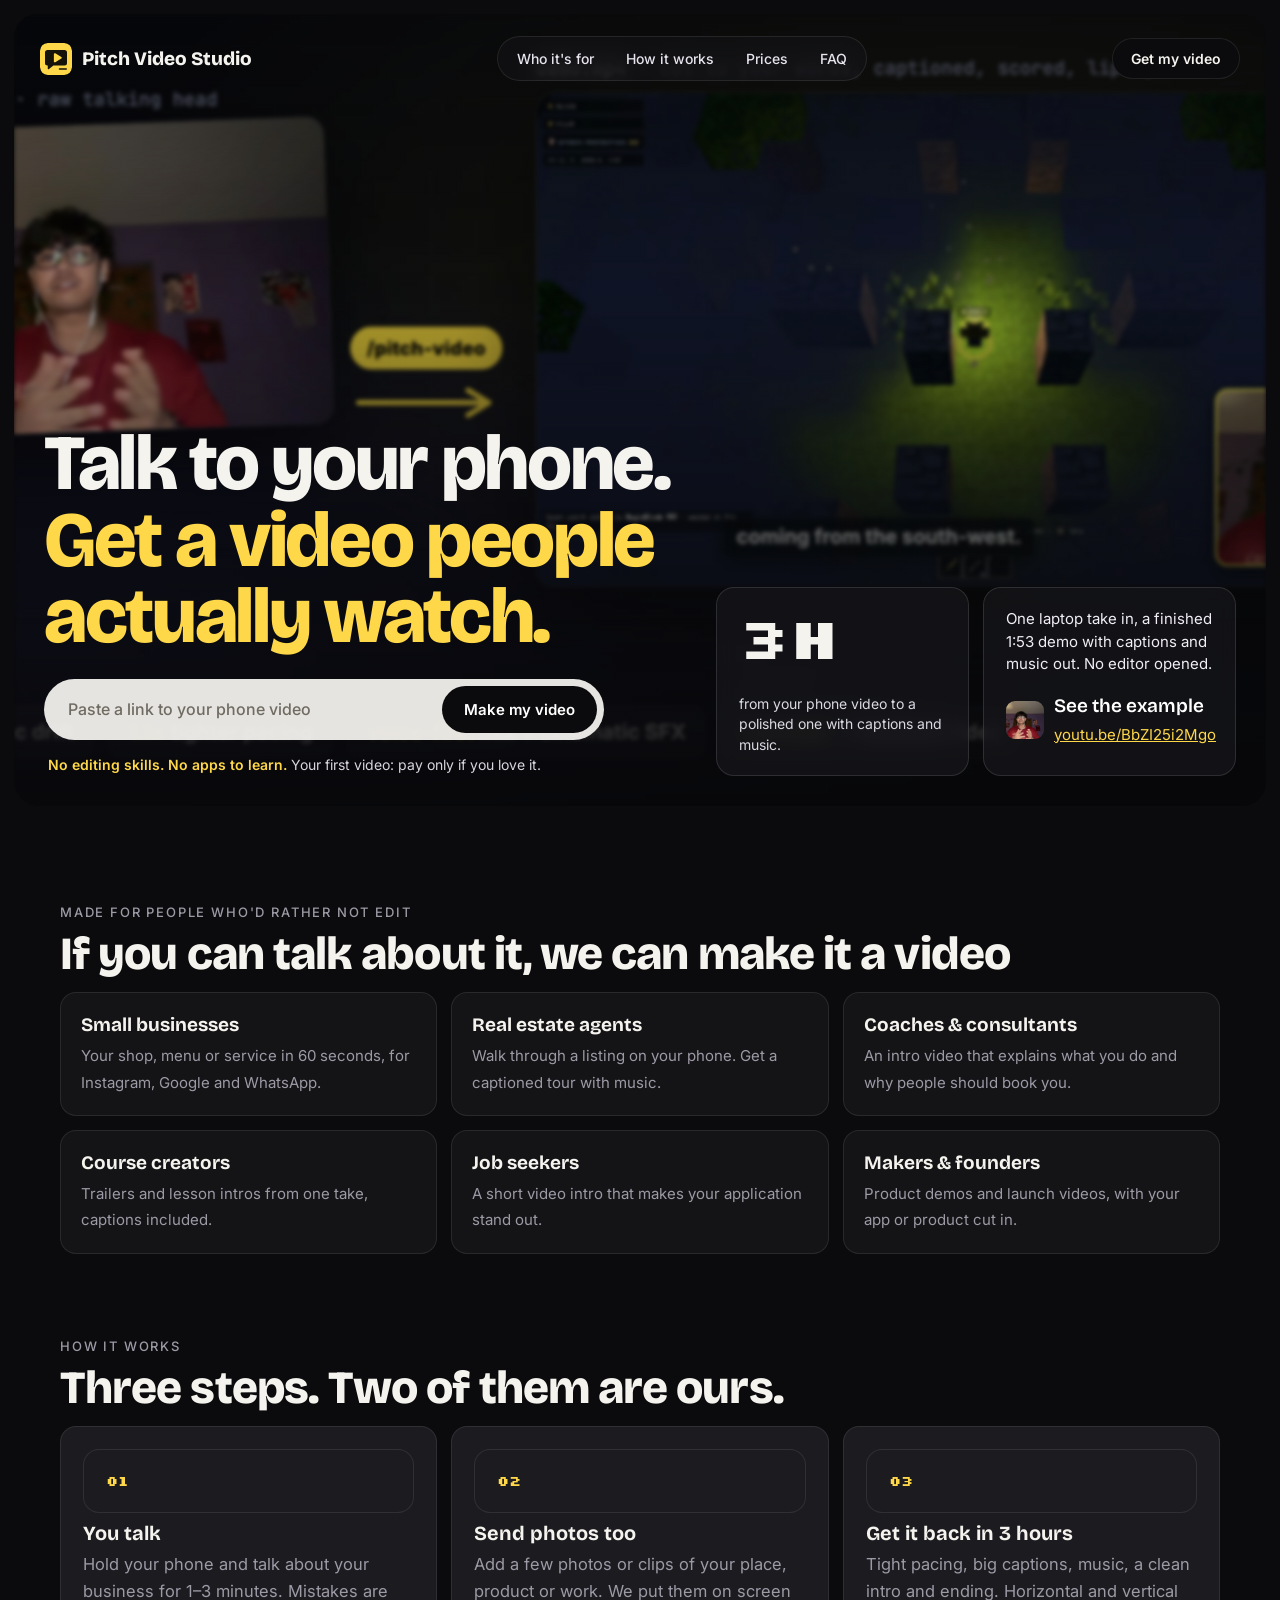
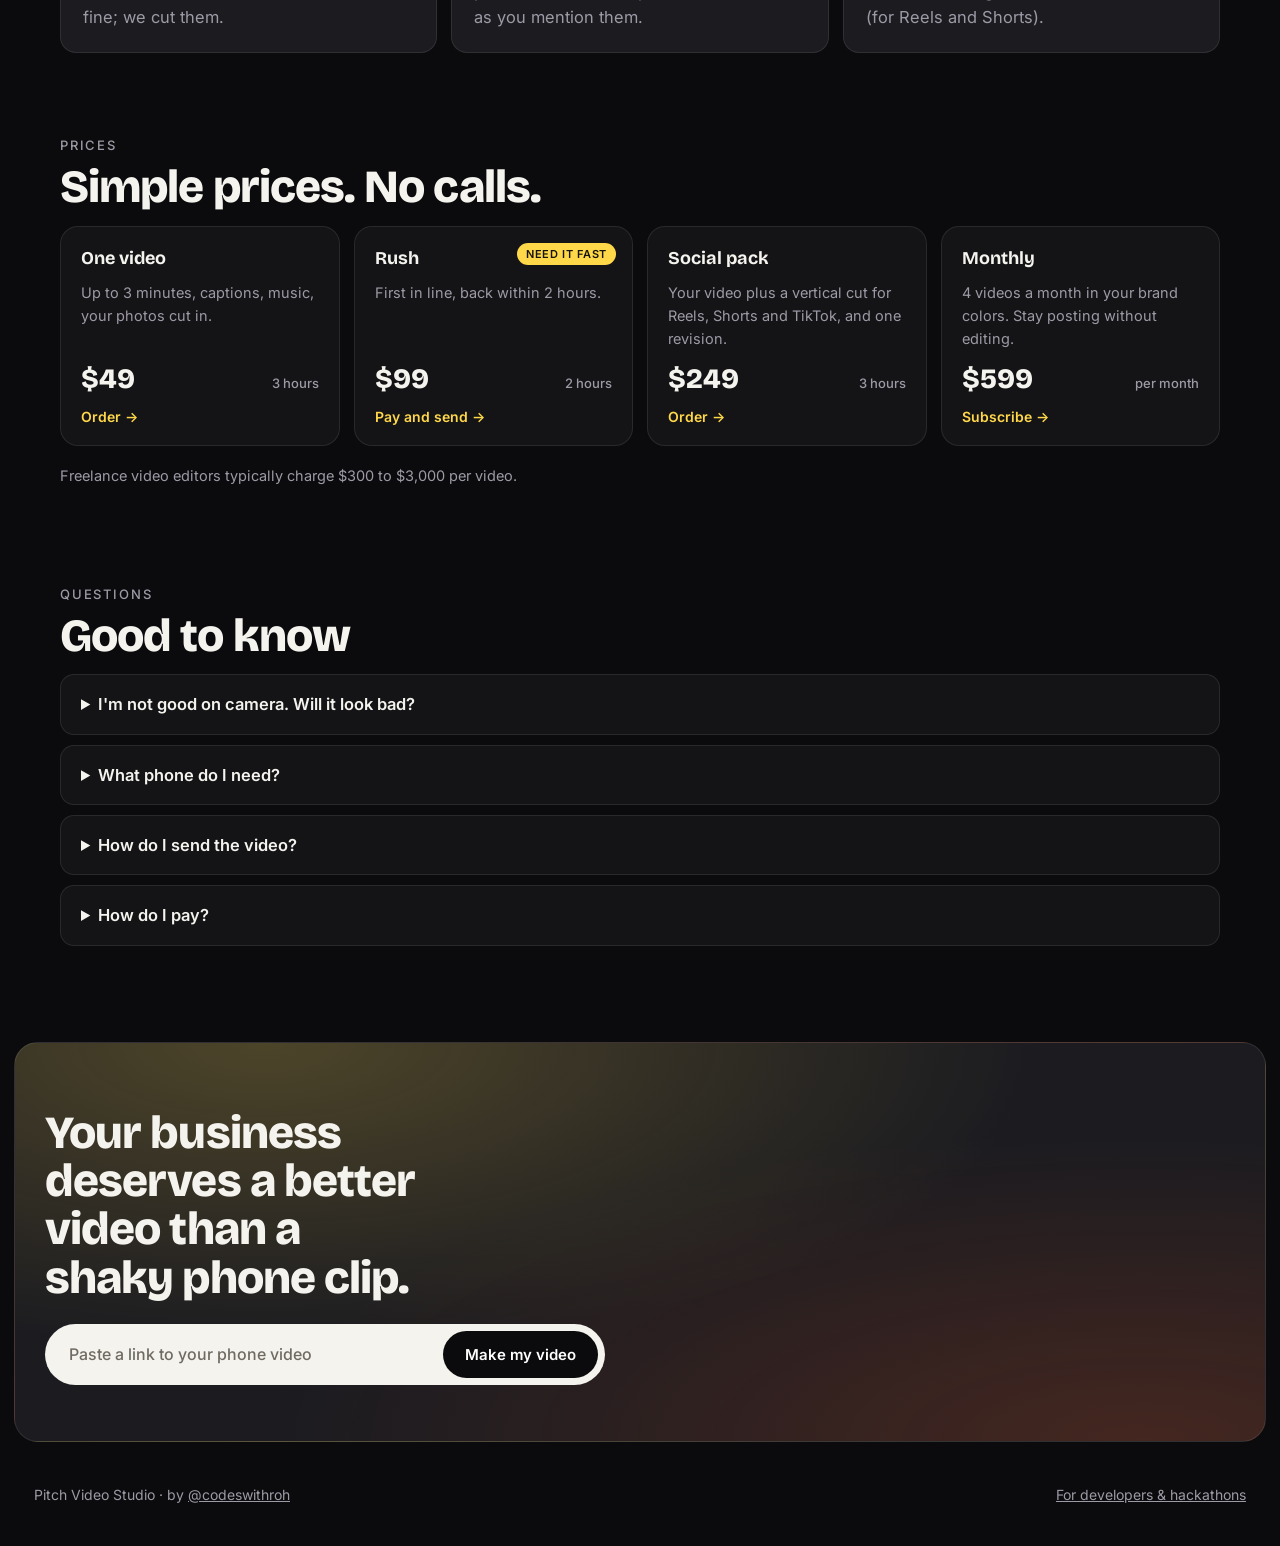
<file: docs/business.html>
<!doctype html><html lang="en"><head><meta charset="utf-8"><meta name="viewport" content="width=device-width, initial-scale=1">
<title>Talk to your phone. Get a video people watch. | Pitch Video Studio</title>
<meta name="description" content="Record yourself on your phone talking about your business. Get back a polished video with captions, music and your photos cut in, in 3 hours. From $49.">
<meta property="og:title" content="Talk to your phone. Get a video people actually watch.">
<meta property="og:description" content="For small businesses, coaches, agents and creators. Send a phone video, get a polished one back in 3 hours. From $49.">
<meta property="og:image" content="https://pitch-video-studio.vercel.app/assets/hero.jpg"><meta name="twitter:card" content="summary_large_image">
<link rel="icon" href="assets/logo.svg">
<link href="https://fonts.googleapis.com/css2?family=Bricolage+Grotesque:opsz,wght@12..96,500;12..96,700;12..96,800&family=Inter:wght@400;500;600&family=Silkscreen:wght@400;700&display=swap" rel="stylesheet">
<style>
  :root {
    --bg:#0b0b0d; --panel:#141417; --panel2:#1b1b20; --line:rgba(255,255,255,.09); --ink:#f5f3ee; --muted:#9d9aa6;
    --y:#ffd84a; --o:#ff5b1f; --pink:#ff7ac6; --teal:#2fd4c2; --yk:#16130a;
    --head:"Bricolage Grotesque", ui-sans-serif, system-ui, sans-serif; --body:"Inter", ui-sans-serif, system-ui, sans-serif; --pixel:"Silkscreen", ui-monospace, monospace;
  }
  * { box-sizing:border-box; }
  html { scroll-behavior:smooth; }
  body { margin:0; background:var(--bg); color:var(--ink); font:400 16.5px/1.6 var(--body); }
  a { color:inherit; }
  img, video { max-width:100%; display:block; }
  .wrap { max-width:1200px; margin:0 auto; padding-inline:20px; }

  /* ── Hero: full-bleed looping demo, Farce-style glass cards ── */
  .hero { position:relative; margin:14px; border-radius:24px; overflow:hidden; min-height:min(88vh, 860px); display:flex; flex-direction:column; isolation:isolate; }
  .hero video, .hero .poster { position:absolute; inset:0; width:100%; height:100%; object-fit:cover; z-index:-2; transform:translateZ(0); will-change:transform; }
  .hero::after { content:""; position:absolute; inset:0; z-index:-1;
    background: linear-gradient(180deg, rgba(8,8,10,.55) 0%, rgba(8,8,10,.15) 35%, rgba(8,8,10,.55) 65%, rgba(8,8,10,.92) 100%); }
  nav { display:flex; align-items:center; justify-content:space-between; gap:16px; padding:22px 26px; }
  .brand { display:flex; align-items:center; gap:10px; font:800 19px var(--head); text-decoration:none; }
  .brand img { width:32px; height:32px; border-radius:8px; }
  .navpill { display:flex; gap:4px; padding:5px; border-radius:999px; background:rgba(20,20,24,.55); backdrop-filter:blur(14px); border:1px solid var(--line); }
  .navpill a { padding:8px 14px; border-radius:999px; text-decoration:none; font:500 14px var(--body); color:#e7e4ee; }
  .navpill a:hover { background:rgba(255,255,255,.08); }
  .navcta { padding:11px 18px; border-radius:999px; background:#0b0b0d; color:var(--ink); text-decoration:none; font:600 14px var(--body); border:1px solid var(--line); }
  @media (max-width:820px){ .navpill { display:none; } }
  .herobody { margin-top:auto; display:grid; grid-template-columns:minmax(0,1.25fr) minmax(0,1fr); gap:22px; align-items:end; padding:0 30px 30px; }
  @media (max-width:980px){ .herobody { grid-template-columns:1fr; } }
  h1 { font:800 clamp(40px,6.4vw,78px)/.98 var(--head); letter-spacing:-.03em; margin:0 0 24px; text-wrap:balance; }
  h1 .y { color:var(--y); }
  .pill { display:flex; align-items:center; gap:8px; max-width:560px; padding:7px 7px 7px 22px; border-radius:999px; background:rgba(245,243,238,.94); }
  .pill input { flex:1; min-width:0; border:0; outline:0; background:transparent; font:500 16px var(--body); color:#16130a; }
  .pill input::placeholder { color:#6f6b62; }
  .pill button { border:0; cursor:pointer; padding:14px 22px; border-radius:999px; background:#0b0b0d; color:#fff; font:600 15px var(--body); white-space:nowrap; }
  .pill button:focus-visible, .pill input:focus-visible { outline:3px solid var(--y); outline-offset:3px; }
  .sub { margin:14px 4px 0; font-size:14px; color:#d8d5df; }
  .sub b { color:var(--y); font-weight:600; }
  .glass { display:grid; grid-template-columns:1fr 1fr; gap:14px; }
  @media (max-width:560px){ .glass { grid-template-columns:1fr; } }
  .gcard { padding:20px 22px; border-radius:18px; background:rgba(28,28,34,.55); backdrop-filter:blur(10px); border:1px solid rgba(255,255,255,.12); min-width:0; }
  .gcard .big { font:700 clamp(42px,5vw,58px)/1 var(--pixel); letter-spacing:-1px; }
  .gcard .lbl { margin-top:28px; font-size:14px; color:#dcd9e3; line-height:1.45; }
  .gcard .q { font-size:15px; line-height:1.5; color:#f1eef6; }
  .gcard .who { display:flex; align-items:center; gap:10px; margin-top:18px; font-size:13.5px; color:#cfcbd8; }
  .gcard .who img { width:38px; height:38px; border-radius:9px; object-fit:cover; }
  .gcard .who b { display:block; color:#fff; font-weight:600; }

  /* ── Quick actions (app-style tiles) ── */
  section { padding-block:84px 0; }
  .eyebrow { font:500 13px var(--body); letter-spacing:.14em; text-transform:uppercase; color:var(--muted); }
  h2 { font:800 clamp(30px,4vw,46px)/1.05 var(--head); letter-spacing:-.02em; margin:10px 0 14px; text-wrap:balance; }
  .lead { color:var(--muted); max-width:58ch; margin:0 0 30px; }
  .tiles { display:grid; grid-template-columns:repeat(4,minmax(0,1fr)); gap:14px; }
  @media (max-width:1000px){ .tiles { grid-template-columns:repeat(2,minmax(0,1fr)); } }
  @media (max-width:560px){ .tiles { grid-template-columns:1fr; } }
  .tile { position:relative; display:flex; flex-direction:column; gap:12px; padding:20px; border-radius:18px; background:var(--panel); border:1px solid var(--line); text-decoration:none; transition:border-color .2s, transform .2s; min-width:0; }
  .tile:hover { border-color:rgba(255,216,74,.45); transform:translateY(-2px); }
  .tile .ic { width:44px; height:44px; border-radius:12px; display:grid; place-items:center; background:rgba(255,91,31,.14); color:var(--o); }
  .tile.hot .ic { background:rgba(255,216,74,.14); color:var(--y); }
  .tile h3 { margin:0; font:700 18px var(--head); }
  .tile p { margin:0; color:var(--muted); font-size:14.5px; flex:1; }
  .tile .price { display:flex; align-items:baseline; justify-content:space-between; gap:8px; font:800 28px var(--head); }
  .tile .price small { font:500 13px var(--body); color:var(--muted); }
  .tile .go { font:600 14px var(--body); color:var(--y); }
  .tag { position:absolute; top:16px; right:16px; font:600 11px var(--body); letter-spacing:.06em; text-transform:uppercase; color:var(--yk); background:var(--y); padding:4px 9px; border-radius:999px; }

  /* ── Use cases (Voxie-style colorful cards) ── */
  .cases { display:grid; grid-template-columns:repeat(4,minmax(0,1fr)); gap:14px; }
  @media (max-width:1000px){ .cases { grid-template-columns:repeat(2,minmax(0,1fr)); } }
  @media (max-width:560px){ .cases { grid-template-columns:1fr; } }
  .case { position:relative; border-radius:20px; padding:20px; min-height:290px; color:#111; overflow:hidden; display:flex; flex-direction:column; justify-content:space-between; }
  .case h3 { margin:0; font:800 24px/1.05 var(--head); letter-spacing:-.01em; position:relative; z-index:1; }
  .case .meta { font:600 12.5px var(--body); background:rgba(0,0,0,.85); color:#fff; padding:6px 11px; border-radius:999px; align-self:flex-start; position:relative; z-index:1; }
  .case svg { position:absolute; right:14px; top:58px; width:48%; height:auto; }
  .c1 { background:var(--y); } .c2 { background:var(--o); } .c3 { background:var(--pink); } .c4 { background:var(--teal); }

  /* ── Before / after ── */
  .ba { display:grid; grid-template-columns:minmax(0,.8fr) auto minmax(0,1.2fr); gap:18px; align-items:center; }
  @media (max-width:860px){ .ba { grid-template-columns:1fr; } .ba .arrow { transform:rotate(90deg); justify-self:center; } }
  .shot { border-radius:16px; overflow:hidden; border:1px solid var(--line); background:var(--panel); }
  .shot figcaption { padding:10px 14px; font:500 13px var(--body); color:var(--muted); border-top:1px solid var(--line); }
  .arrow { width:46px; height:46px; border-radius:50%; display:grid; place-items:center; background:var(--y); color:var(--yk); font:800 20px var(--head); }
  .video { position:relative; aspect-ratio:16/9; border-radius:18px; overflow:hidden; border:1px solid var(--line); margin-top:22px; }
  .video iframe { position:absolute; inset:0; width:100%; height:100%; border:0; }

  /* ── Steps ── */
  .steps { display:grid; grid-template-columns:repeat(3,minmax(0,1fr)); gap:14px; }
  @media (max-width:860px){ .steps { grid-template-columns:1fr; } }
  .step { padding:22px; border-radius:18px; background:var(--panel); border:1px solid var(--line); }
  .step .n { font:700 14px var(--pixel); color:var(--y); }
  .step h3 { margin:8px 0 6px; font:700 20px var(--head); }
  .step p { margin:0; color:var(--muted); font-size:15px; }
  .compare { margin-top:18px; color:var(--muted); font-size:14.5px; }

  /* ── FAQ & footer ── */
  details { background:var(--panel); border:1px solid var(--line); border-radius:14px; padding:16px 20px; margin:10px 0; }
  summary { cursor:pointer; font-weight:600; }
  details p { margin:10px 0 0; color:#d2cfda; }
  .final { margin:96px 14px 14px; border-radius:24px; padding:56px 30px; background:radial-gradient(ellipse at 20% 0%, rgba(255,216,74,.22), transparent 55%), radial-gradient(ellipse at 90% 100%, rgba(255,91,31,.18), transparent 55%), var(--panel2); border:1px solid var(--line); }
  .final h2 { max-width:16ch; }
  footer { display:flex; flex-wrap:wrap; gap:14px; justify-content:space-between; padding:28px 34px 40px; color:var(--muted); font-size:14px; }
  @media (max-width:640px){
    .hero { margin:8px; border-radius:18px; min-height:auto; }
    nav { padding:16px; }
    .navcta { padding:9px 13px; font-size:13px; white-space:nowrap; }
    .brand { font-size:16px; }
    .herobody { padding:24px 16px 16px; gap:14px; min-width:0; }
    .herobody > * { min-width:0; }
    h1 { font-size:38px; }
    .pill { padding:5px 5px 5px 16px; }
    .pill input { font-size:15px; }
    .pill button { padding:12px 14px; font-size:14px; }
    .final { margin-inline:8px; padding:36px 18px; }
  }
  @media (prefers-reduced-motion: reduce) { .hero video { display:none; } .tile { transition:none; } }

.who{display:grid;grid-template-columns:repeat(3,minmax(0,1fr));gap:14px} @media(max-width:860px){.who{grid-template-columns:1fr}}
.who div{background:var(--panel);border:1px solid var(--line);border-radius:16px;padding:20px} .who b{display:block;font:700 19px var(--head);margin-bottom:6px} .who span{color:var(--muted);font-size:15px}
.send{display:grid;grid-template-columns:repeat(3,minmax(0,1fr));gap:14px} @media(max-width:860px){.send{grid-template-columns:1fr}}
.send div{padding:22px;border-radius:16px;background:var(--panel2);border:1px solid var(--line)} .send .n{font:700 14px var(--pixel);color:var(--y)} .send h3{margin:8px 0 6px;font:700 20px var(--head)} .send p{margin:0;color:var(--muted)}
</style></head><body>
<header class="hero">
<img class="poster" src="assets/hero.jpg" alt="" style="filter:blur(2px) brightness(.8)">
<nav><a class="brand" href="./business.html"><img src="assets/logo.svg" alt="">Pitch Video Studio</a><div class="navpill"><a href="#who">Who it's for</a><a href="#how">How it works</a><a href="#packages">Prices</a><a href="#faq">FAQ</a></div><a class="navcta" href="#packages">Get my video</a></nav>
<div class="herobody"><div>
<h1>Talk to your phone. <span class="y">Get a video people actually watch.</span></h1>
<form class="pill" onsubmit="return orderWith(this.take.value)"><label for="take" style="position:absolute;left:-9999px">Link to your video</label><input id="take" name="take" type="url" placeholder="Paste a link to your phone video" required><button type="submit">Make my video</button></form>
<p class="sub"><b>No editing skills. No apps to learn.</b> Your first video: pay only if you love it.</p>
</div>
<div class="glass"><div class="gcard"><div class="big">3h</div><div class="lbl">from your phone video to a polished one with captions and music.</div></div>
<div class="gcard"><div class="q">One laptop take in, a finished 1:53 demo with captions and music out. No editor opened.</div><div class="who" style="display:flex;align-items:center;gap:10px;margin-top:18px;font-size:13.5px;color:#cfcbd8"><img src="assets/before.jpg" alt="" style="width:38px;height:38px;border-radius:9px;object-fit:cover"><span><b style="display:block;color:#fff">See the example</b><a href="https://youtu.be/BbZI25i2Mgo" style="color:#ffd84a">youtu.be/BbZI25i2Mgo</a></span></div></div></div>
</div></header>
<main class="wrap">
<section id="who"><div class="eyebrow">Made for people who'd rather not edit</div><h2>If you can talk about it, we can make it a video</h2>
<div class="who">
<div><b>Small businesses</b><span>Your shop, menu or service in 60 seconds, for Instagram, Google and WhatsApp.</span></div>
<div><b>Real estate agents</b><span>Walk through a listing on your phone. Get a captioned tour with music.</span></div>
<div><b>Coaches & consultants</b><span>An intro video that explains what you do and why people should book you.</span></div>
<div><b>Course creators</b><span>Trailers and lesson intros from one take, captions included.</span></div>
<div><b>Job seekers</b><span>A short video intro that makes your application stand out.</span></div>
<div><b>Makers & founders</b><span>Product demos and launch videos, with your app or product cut in.</span></div>
</div></section>
<section id="how"><div class="eyebrow">How it works</div><h2>Three steps. Two of them are ours.</h2>
<div class="send">
<div><div class="n">01</div><h3>You talk</h3><p>Hold your phone and talk about your business for 1–3 minutes. Mistakes are fine; we cut them.</p></div>
<div><div class="n">02</div><h3>Send photos too</h3><p>Add a few photos or clips of your place, product or work. We put them on screen as you mention them.</p></div>
<div><div class="n">03</div><h3>Get it back in 3 hours</h3><p>Tight pacing, big captions, music, a clean intro and ending. Horizontal and vertical (for Reels and Shorts).</p></div>
</div></section>
<section id="packages"><div class="eyebrow">Prices</div><h2>Simple prices. No calls.</h2>
<div class="tiles">
<a class="tile" href="https://github.com/codeswithroh/pitch-video/issues/new?template=order-video.yml"><h3>One video</h3><p>Up to 3 minutes, captions, music, your photos cut in.</p><div class="price">$49<small>3 hours</small></div><span class="go">Order →</span></a>
<a class="tile hot" href="https://checkout.dodopayments.com/buy/pdt_0NpbQwJOxbEH2zFn1dTPX?quantity=1"><span class="tag">Need it fast</span><h3>Rush</h3><p>First in line, back within 2 hours.</p><div class="price">$99<small>2 hours</small></div><span class="go">Pay and send →</span></a>
<a class="tile" href="https://checkout.dodopayments.com/buy/pdt_0NpbOHxEZ4cwWVidycPoA?quantity=1"><h3>Social pack</h3><p>Your video plus a vertical cut for Reels, Shorts and TikTok, and one revision.</p><div class="price">$249<small>3 hours</small></div><span class="go">Order →</span></a>
<a class="tile" href="https://checkout.dodopayments.com/buy/pdt_0NpbOUNOokiWWVL6PQBvu?quantity=1"><h3>Monthly</h3><p>4 videos a month in your brand colors. Stay posting without editing.</p><div class="price">$599<small>per month</small></div><span class="go">Subscribe →</span></a>
</div><p class="compare">Freelance video editors typically charge $300 to $3,000 per video.</p></section>
<section id="faq"><div class="eyebrow">Questions</div><h2>Good to know</h2>
<details><summary>I'm not good on camera. Will it look bad?</summary><p>No. Talk at your normal pace. We remove the pauses and "umms" and tighten it, so you come across confident.</p></details>
<details><summary>What phone do I need?</summary><p>Any phone made in the last few years. Hold it at eye level, face a window for light, and record somewhere quiet.</p></details>
<details><summary>How do I send the video?</summary><p>Upload it to Google Drive, Dropbox or WhatsApp-to-yourself and paste the link. For big files, Google Drive works best.</p></details>
<details><summary>How do I pay?</summary><p>Your first video: after you've seen it, through secure checkout (cards, UPI and local methods, in your currency). Rush and Monthly are paid upfront.</p></details>
</section></main>
<div class="final"><div class="wrap" style="padding:0"><h2>Your business deserves a better video than a shaky phone clip.</h2>
<form class="pill" onsubmit="return orderWith(this.take2.value)" style="margin-top:22px;background:var(--ink)"><label for="take2" style="position:absolute;left:-9999px">Link to your video</label><input id="take2" name="take2" type="url" placeholder="Paste a link to your phone video" required><button type="submit">Make my video</button></form></div></div>
<footer><span>Pitch Video Studio · by <a href="https://x.com/codeswithroh">@codeswithroh</a></span><span><a href="./">For developers & hackathons</a></span></footer>
<script>function orderWith(link){window.location.href="https://github.com/codeswithroh/pitch-video/issues/new?template=order-video.yml"+(link?"&take="+encodeURIComponent(link):"");return false;}</script>
</body></html>
</file>
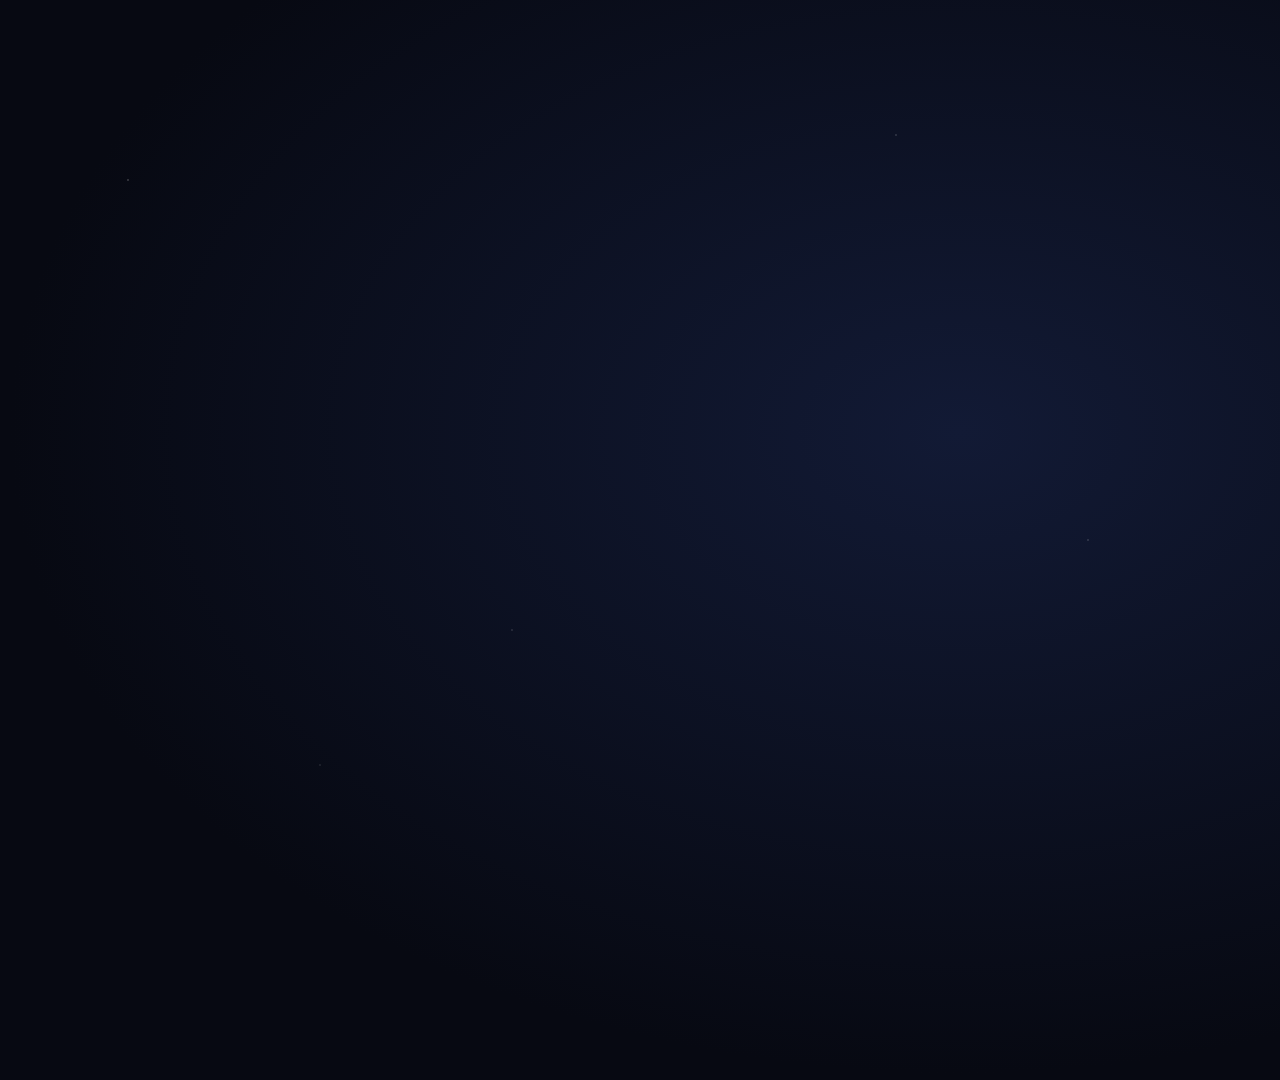
<file: examples/nightfall/anims/diagram.html>
<!doctype html>
<html>
<head>
<meta charset="utf-8" />
<link href="https://fonts.googleapis.com/css2?family=Silkscreen:wght@400;700&family=VT323&family=Inter:wght@600;800&display=swap" rel="stylesheet" />
<style>
  html, body { margin: 0; width: 1920px; height: 1080px; overflow: hidden;
    background: radial-gradient(ellipse at 50% 40%, #121a35 0%, #070912 70%); }
  * { box-sizing: border-box; }
  .abs { position: absolute; }
  .stars { position: absolute; inset: 0; background-image: radial-gradient(1px 1px at 10% 20%, #fff8, transparent), radial-gradient(1px 1px at 70% 15%, #fff6, transparent), radial-gradient(1px 1px at 40% 70%, #fff5, transparent), radial-gradient(1px 1px at 85% 60%, #fff6, transparent), radial-gradient(1px 1px at 25% 85%, #fff4, transparent); }
  .player { left: 150px; width: 330px; height: 120px; display: flex; align-items: center; gap: 18px; padding: 16px;
    background: rgba(10,12,24,.9); border: 2px solid #000; box-shadow: inset 0 0 0 2px #2b2f45; }
  .head { width: 72px; height: 72px; border: 3px solid #000; image-rendering: pixelated; }
  .pname { font: 700 22px Silkscreen, monospace; color: #fff; }
  .psub { font: 26px VT323, monospace; color: #8a90b0; }
  .enclave { left: 640px; top: 210px; width: 560px; height: 520px; border: 4px dashed #9a6bff; border-radius: 22px;
    background: rgba(60, 30, 120, .18); }
  .encl-label { left: 640px; top: 160px; width: 560px; text-align: center; font: 700 26px Silkscreen, monospace; color: #c9b4ff; letter-spacing: 1px; }
  .tdx { padding: 8px 14px; background: #2a1a4a; border: 2px solid #9a6bff; font: 700 20px Silkscreen, monospace; color: #e6dcff; }
  .world { left: 740px; top: 300px; width: 360px; height: 330px; background: #0b0d18; border: 3px solid #000; box-shadow: inset 0 0 0 3px #3a2a6a; }
  .world .ttl { position: absolute; left: 0; right: 0; top: -40px; text-align: center; font: 700 24px Silkscreen, monospace; color: #fff; }
  .grid { position: absolute; inset: 16px; background-image: linear-gradient(#1b2340 1px, transparent 1px), linear-gradient(90deg, #1b2340 1px, transparent 1px); background-size: 41px 37px; }
  .dot { position: absolute; width: 26px; height: 26px; border: 3px solid #000; }
  .lock { left: 870px; top: 400px; width: 100px; height: 100px; font-size: 84px; text-align: center; line-height: 100px; }
  .readers { left: 740px; top: 645px; width: 360px; text-align: center; font: 30px VT323, monospace; color: #ff8080; }
  .vision { left: 1330px; width: 380px; height: 150px; display: flex; gap: 16px; align-items: center; padding: 14px;
    background: rgba(10,12,24,.92); border: 2px solid #000; box-shadow: inset 0 0 0 2px #2b2f45; }
  .fog { position: relative; width: 112px; height: 112px; border-radius: 50%; overflow: hidden; border: 3px solid #ffe040;
    background: radial-gradient(circle at 50% 50%, #3d6e2a 0%, #24461b 55%, #05070f 70%); flex: none; }
  .fog .me, .fog .them { position: absolute; width: 18px; height: 18px; border: 2px solid #000; }
  .vt { font: 700 20px Silkscreen, monospace; color: #fff; }
  .vk { font: 27px VT323, monospace; color: #ffe040; }
  .badge { padding: 14px 22px; background: rgba(10,12,24,.95); border: 3px solid #000; box-shadow: inset 0 0 0 3px #ffe040;
    font: 700 24px Silkscreen, monospace; color: #fff; white-space: nowrap; }
  .badge small { display: block; font: 26px VT323, monospace; color: #c9d2ff; font-weight: 400; margin-top: 2px; }
  .speed { left: 0; right: 0; top: 770px; text-align: center; font: 700 34px Silkscreen, monospace; color: #ffe040; text-shadow: 3px 3px 0 #3a2a00; }
  .speed span { color: #fff; }
  .packet { position: absolute; width: 16px; height: 16px; background: #ffe040; border: 2px solid #000; }
  svg { position: absolute; inset: 0; }
</style>
</head>
<body>
<div class="stars"></div>
<svg id="wires" width="1920" height="1080"></svg>
<div id="root"></div>
<script>
const P = [
  { name: "You", color: "#ffd84a", y: 250 },
  { name: "Herobot", color: "#e07040", y: 420 },
  { name: "Creepbot", color: "#7fd060", y: 590 },
];
const clamp = (x) => Math.max(0, Math.min(1, x));
const ease = (t, t0, d = 0.45) => { const x = clamp((t - t0) / d); return 1 - Math.pow(1 - x, 3); };
const pop = (t, t0) => { const x = clamp((t - t0) / 0.35); return x < 1 ? 0.6 + 0.55 * Math.sin(x * Math.PI * 0.75) : 1; };

window.seek = (t) => {
  const root = document.getElementById("root");
  let h = "";
  // Players (left)
  P.forEach((p, i) => {
    const a = ease(t, 0.2 + i * 0.15);
    h += `<div class="abs player" style="top:${p.y}px;opacity:${a};transform:translateX(${(1 - a) * -40}px)">
      <div class="head" style="background:${p.color}"></div>
      <div><div class="pname">${p.name}</div><div class="psub">burner wallet</div></div></div>`;
  });
  // Enclave
  const e = ease(t, 0.5, 0.6);
  h += `<div class="abs encl-label" style="opacity:${e}">MagicBlock Private ER</div>`;
  h += `<div class="abs enclave" style="opacity:${e};box-shadow:0 0 ${40 + 20 * Math.sin(t * 2)}px rgba(154,107,255,${0.25 * e})"></div>`;
  const tdx = ease(t, 5.6, 0.4);
  h += `<div class="abs tdx" style="left:${1075}px;top:${228}px;opacity:${tdx};transform:scale(${tdx ? pop(t, 5.6) : 0.6})">INTEL TDX</div>`;
  // World + dots
  const w = ease(t, 0.9, 0.5);
  const dots = [
    { c: "#ffd84a", x: 70 + 30 * Math.sin(t * 0.9), y: 90 },
    { c: "#e07040", x: 230, y: 70 + 25 * Math.sin(t * 0.7 + 1) },
    { c: "#7fd060", x: 120 + 20 * Math.cos(t * 0.8), y: 220 },
    { c: "#8fd8ff", x: 260 + 15 * Math.sin(t * 1.1), y: 210 },
  ];
  h += `<div class="abs world" style="opacity:${w}"><div class="ttl">WORLD · every position</div><div class="grid"></div>${dots
    .map((d) => `<div class="dot" style="left:${d.x}px;top:${d.y}px;background:${d.c}"></div>`)
    .join("")}</div>`;
  const lk = ease(t, 2.0, 0.3);
  h += `<div class="abs lock" style="opacity:${lk};transform:scale(${lk ? pop(t, 2.0) * 1.0 : 0.4})">🔒</div>`;
  h += `<div class="abs readers" style="opacity:${ease(t, 2.6)}">readers: none. Not even the host.</div>`;
  // Packets: moves flowing in
  if (t > 7.9) {
    for (let k = 0; k < 9; k++) {
      const ph = ((t - 7.9) * 0.9 + k / 3) % 1;
      const p = P[k % 3];
      const x0 = 480, x1 = 740, y0 = p.y + 52, y1 = 330 + (k % 3) * 100;
      h += `<div class="packet" style="left:${x0 + (x1 - x0) * ph}px;top:${y0 + (y1 - y0) * ph}px;opacity:${Math.sin(ph * Math.PI) * ease(t, 7.9)}"></div>`;
    }
  }
  // Visions (right)
  const visT = 9.4;
  P.forEach((p, i) => {
    const a = ease(t, visT + i * 0.35);
    const hl = t > 11.6 ? 0.5 + 0.5 * Math.sin((t - 11.6) * 5) : 0;
    const them = i === 1 ? `<div class="them" style="left:62px;top:40px;background:#e07040"></div>` : "";
    h += `<div class="abs vision" style="top:${p.y - 10}px;opacity:${a};transform:translateX(${(1 - a) * 40}px)">
      <div class="fog" style="box-shadow:0 0 ${hl * 24}px rgba(255,224,64,${hl})"><div class="me" style="left:47px;top:47px;background:${p.color}"></div>${them}</div>
      <div><div class="vt">VISION · ${p.name}</div><div class="vk">🔑 only ${p.name === "You" ? "you" : p.name} can read this</div></div></div>`;
  });
  // Wires
  const svg = document.getElementById("wires");
  let s = "";
  P.forEach((p, i) => {
    const a = ease(t, visT + i * 0.35);
    if (!a) return;
    const len = 150 * a;
    s += `<path d="M1200 ${330 + i * 100} C 1260 ${330 + i * 100}, 1270 ${p.y + 65}, ${1200 + len} ${p.y + 65}" stroke="#ffe040" stroke-width="4" fill="none" stroke-dasharray="10 8" stroke-dashoffset="${-t * 30}" opacity="${a}"/>`;
  });
  svg.innerHTML = s;
  // Badges
  const v1 = ease(t, 14.4, 0.3), v2 = ease(t, 16.3, 0.3);
  h += `<div class="abs badge" style="left:560px;top:60px;opacity:${v1};transform:scale(${v1 ? pop(t, 14.4) : 0.5})">🎲 MAGICBLOCK VRF<small>rolls every spawn inside the enclave</small></div>`;
  h += `<div class="abs badge" style="left:1010px;top:60px;opacity:${v2};transform:scale(${v2 ? pop(t, 16.3) : 0.5})">⏱ CRANK<small>shrinks the border on a schedule</small></div>`;
  // Speed line
  const sp = ease(t, 18.0, 0.4);
  const txs = t > 18 ? Math.floor((t - 18) * 11) + 1 : 0;
  h += `<div class="abs speed" style="opacity:${sp}">⚡ ~100 ms per move · <span>0 gas</span> · tx #${String(4120 + txs).padStart(5, "0")}</div>`;
  root.innerHTML = h;
};
{ const _s = window.seek; window.seek = (t) => _s(t * 1.1); }
window.seek(0);
</script>
</body>
</html>
</file>
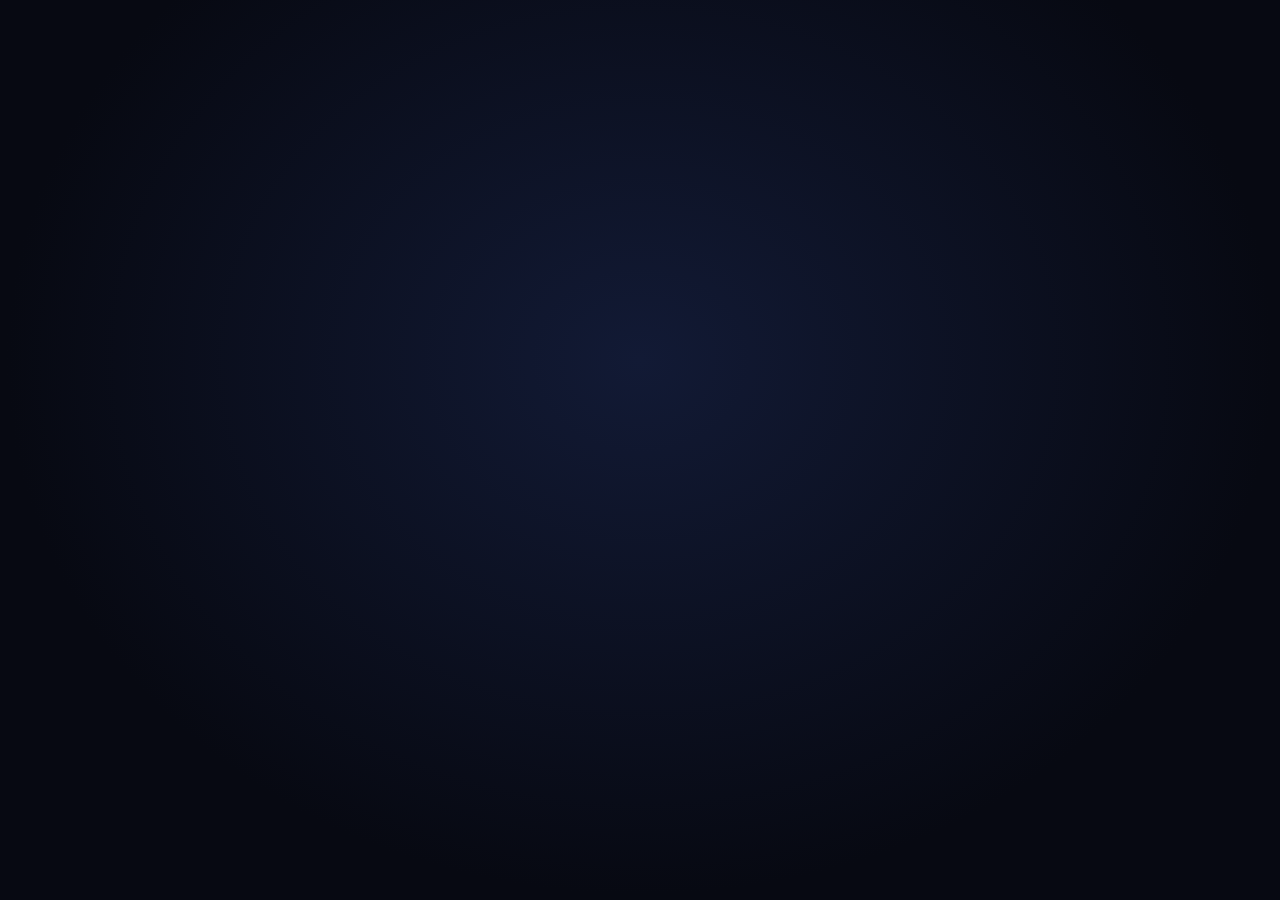
<file: .agents/skills/pitch-video/templates/anim.example.html>
<!doctype html>
<html>
<head>
<meta charset="utf-8" />
<link href="https://fonts.googleapis.com/css2?family=Inter:wght@500;700;800&display=swap" rel="stylesheet" />
<style>
  html, body { margin: 0; width: 100vw; height: 100vh; overflow: hidden; background: radial-gradient(ellipse at 50% 40%, #121a35, #070912 70%);
    font-family: Inter, sans-serif; color: #fff; }
  .abs { position: absolute; }
  .box { padding: 26px 34px; border-radius: 18px; background: rgba(10,12,24,.92); border: 2px solid #2b2f45; font-weight: 700; font-size: 34px; }
  .accent { color: #ffe040; }
</style>
</head>
<body>
<div id="root"></div>
<script>
// A deterministic explainer: window.seek(t) draws frame t. No CSS transitions/animations; compute everything from t.
// window.CUES (injected) = narration lines inside this shot: [{t, end, text}] in shot-relative seconds.
// Key every beat to a spoken word so the diagram changes exactly when it's said.
const cue = (re, fallback) => (window.CUES || []).find((c) => re.test(c.text))?.t ?? fallback;
const B1 = cue(/sealed|private/i, 0.5);   // e.g. "Every position is sealed..."
const B2 = cue(/each move|runs inside/i, 4);
const B3 = cue(/allowed to see/i, 8);
const clamp = (x) => Math.max(0, Math.min(1, x));
const ease = (t, t0, d = 0.45) => 1 - Math.pow(1 - clamp((t - t0) / d), 3);
window.seek = (t) => {
  const a = ease(t, B1), b = ease(t, B2), c = ease(t, B3);
  document.getElementById("root").innerHTML = `
    <div class="abs box" style="left:160px;top:420px;opacity:${a};transform:translateX(${(1 - a) * -40}px)">Players</div>
    <div class="abs box" style="left:760px;top:400px;opacity:${b};transform:scale(${0.8 + 0.2 * b})">🔒 <span class="accent">Sealed</span> state</div>
    <div class="abs box" style="left:1380px;top:420px;opacity:${c};transform:translateX(${(1 - c) * 40}px)">Per-player view</div>`;
};
window.seek(0);
</script>
</body>
</html>
</file>
